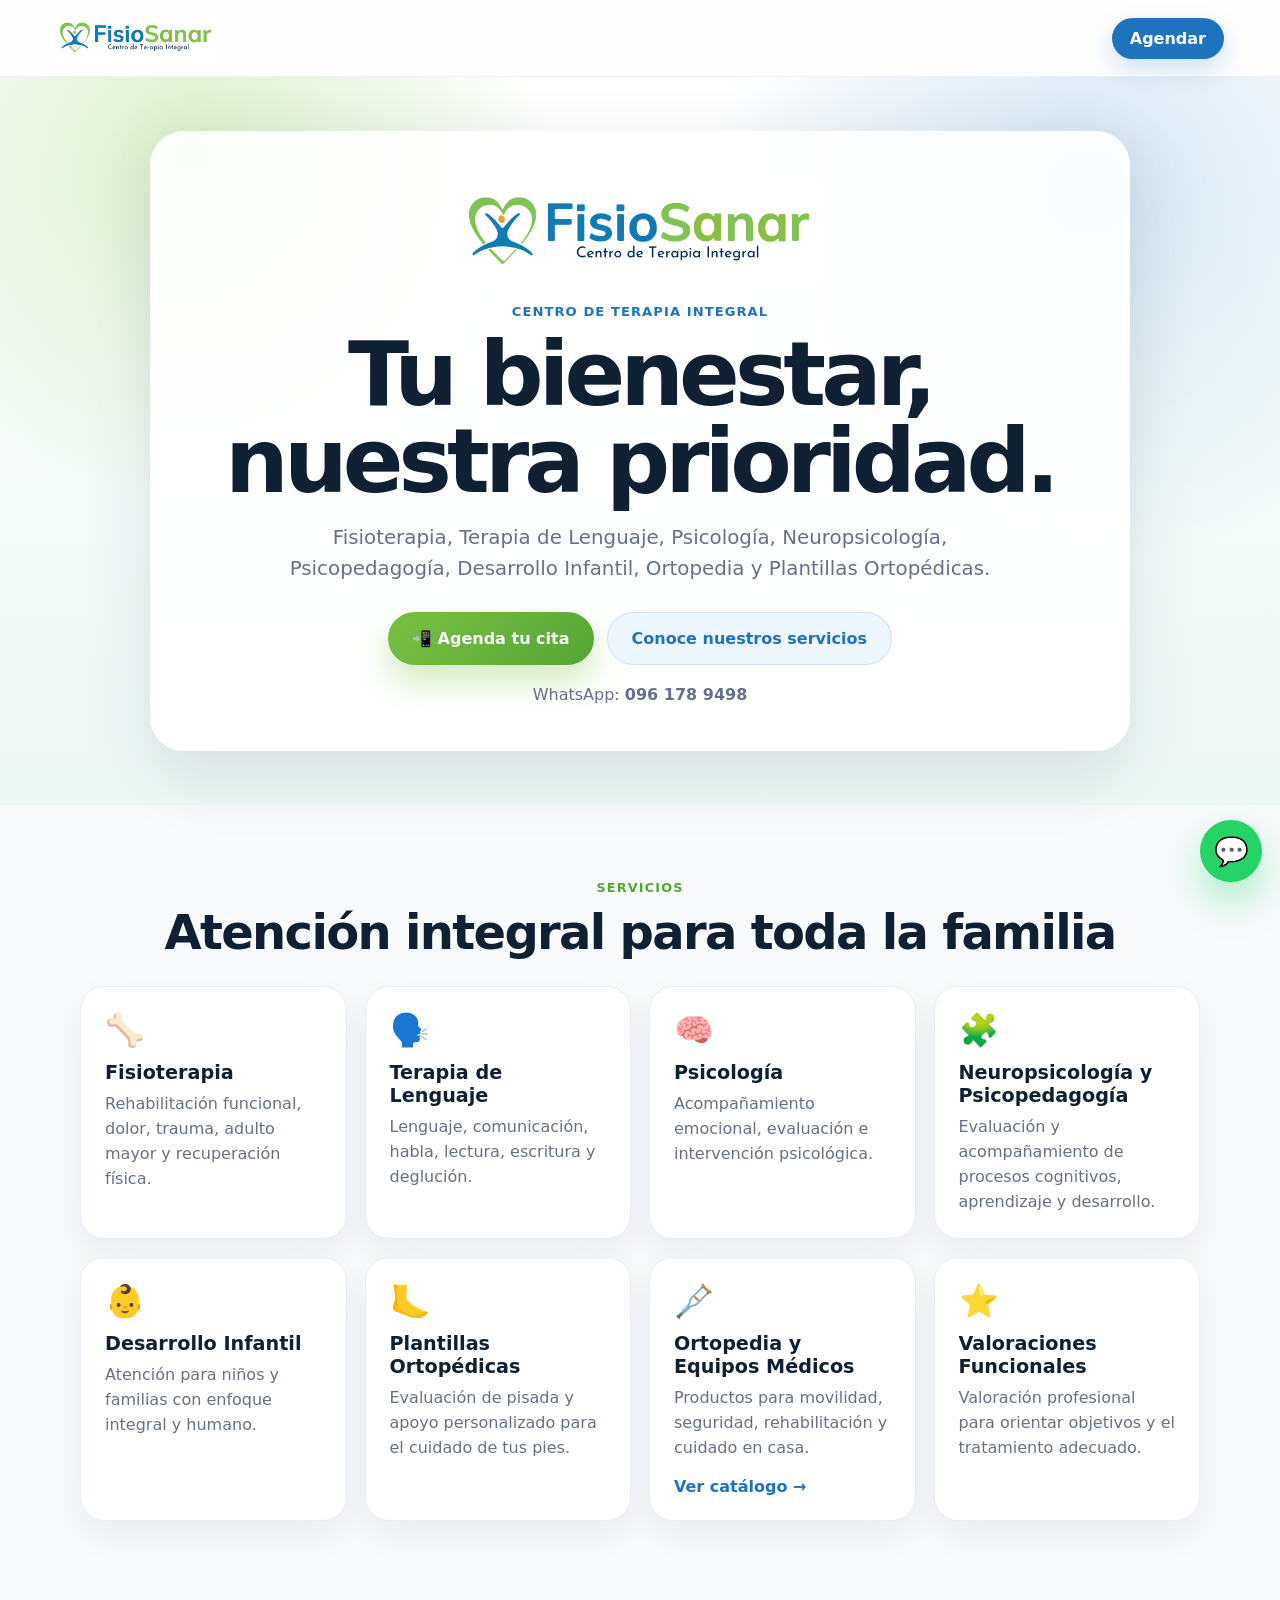
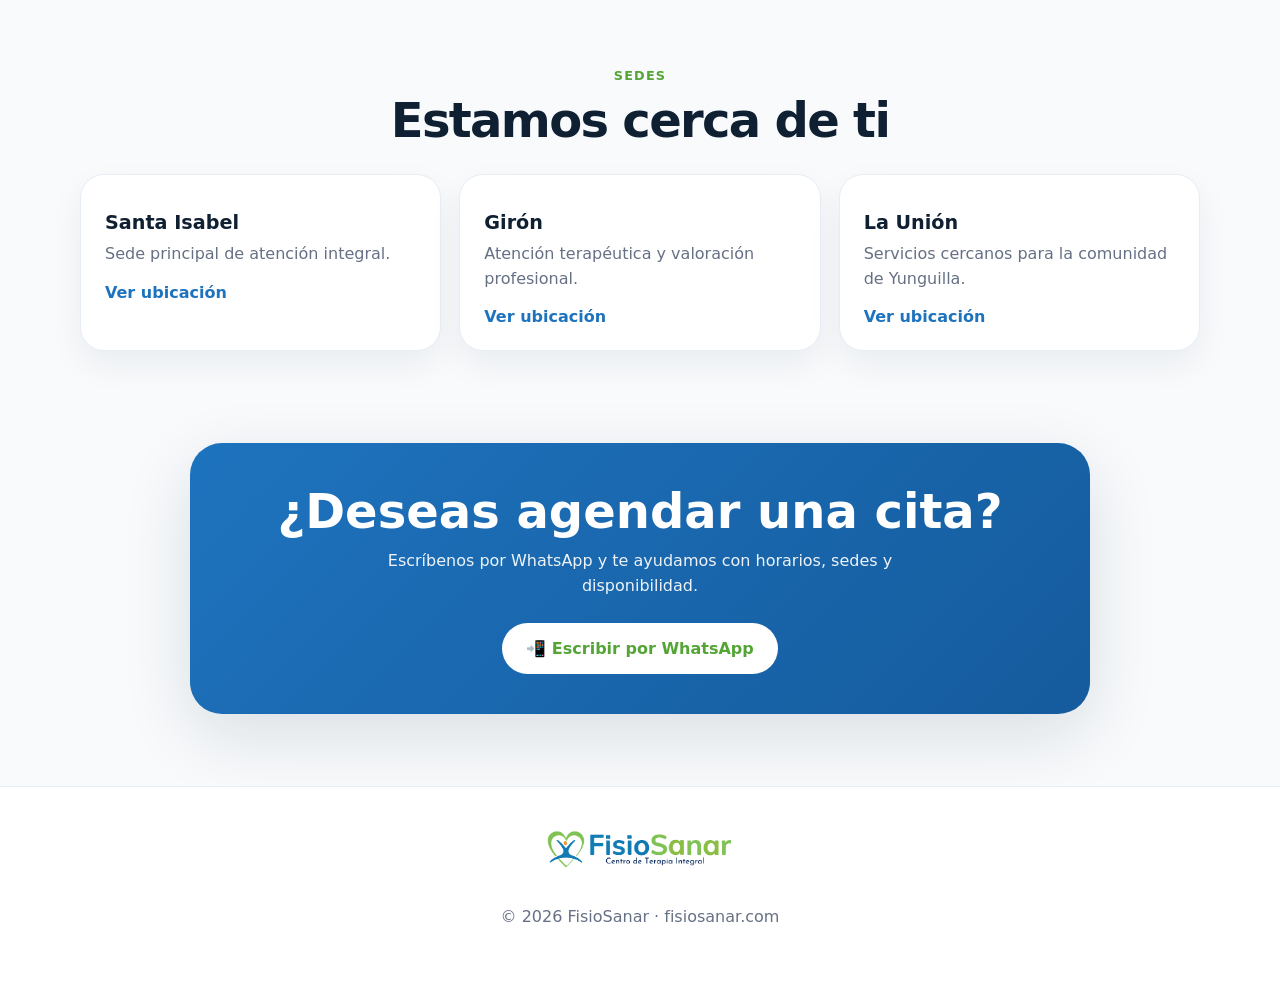
<file: index.html>
<!doctype html>
<html lang="es">
<head>
  <meta charset="UTF-8" />
  <meta name="viewport" content="width=device-width, initial-scale=1.0" />
  <title>FisioSanar | Centro de Terapia Integral</title>
  <meta name="description" content="FisioSanar: fisioterapia, terapia de lenguaje, psicología, neuropsicología, psicopedagogía, desarrollo infantil, ortopedia y plantillas ortopédicas en Santa Isabel, Girón y La Unión." />
  <link rel="stylesheet" href="styles.css" />
</head>
<body>
  <header class="topbar">
    <img src="assets/logo.png" alt="FisioSanar" />
    <a href="https://wa.me/593961789498?text=Hola%20FisioSanar%2C%20deseo%20agendar%20una%20cita" target="_blank" rel="noopener">Agendar</a>
  </header>

  <main>
    <section class="hero">
      <div class="hero-card">
        <img class="logo" src="assets/logo.png" alt="Logo FisioSanar" />
        <p class="tag">Centro de Terapia Integral</p>
        <h1>Tu bienestar, nuestra prioridad.</h1>
        <p class="subtitle">Fisioterapia, Terapia de Lenguaje, Psicología, Neuropsicología, Psicopedagogía, Desarrollo Infantil, Ortopedia y Plantillas Ortopédicas.</p>
        <div class="actions">
          <a class="btn primary" href="https://wa.me/593961789498?text=Hola%20FisioSanar%2C%20deseo%20agendar%20una%20cita" target="_blank" rel="noopener">📲 Agenda tu cita</a>
          <a class="btn secondary" href="#servicios">Conoce nuestros servicios</a>
        </div>
        <p class="phone">WhatsApp: <strong>096 178 9498</strong></p>
      </div>
    </section>

    <section class="section" id="servicios">
      <div class="section-title">
        <span>Servicios</span>
        <h2>Atención integral para toda la familia</h2>
      </div>
      <div class="services-grid">
        <article><div>🦴</div><h3>Fisioterapia</h3><p>Rehabilitación funcional, dolor, trauma, adulto mayor y recuperación física.</p></article>
        <article><div>🗣️</div><h3>Terapia de Lenguaje</h3><p>Lenguaje, comunicación, habla, lectura, escritura y deglución.</p></article>
        <article><div>🧠</div><h3>Psicología</h3><p>Acompañamiento emocional, evaluación e intervención psicológica.</p></article>
        <article><div>🧩</div><h3>Neuropsicología y Psicopedagogía</h3><p>Evaluación y acompañamiento de procesos cognitivos, aprendizaje y desarrollo.</p></article>
        <article><div>👶</div><h3>Desarrollo Infantil</h3><p>Atención para niños y familias con enfoque integral y humano.</p></article>
        <article><div>🦶</div><h3>Plantillas Ortopédicas</h3><p>Evaluación de pisada y apoyo personalizado para el cuidado de tus pies.</p></article>
        <article class="catalog-card"><div>🩼</div><h3>Ortopedia y Equipos Médicos</h3><p>Productos para movilidad, seguridad, rehabilitación y cuidado en casa.</p><a href="ortopedia/">Ver catálogo →</a></article>
        <article><div>⭐</div><h3>Valoraciones Funcionales</h3><p>Valoración profesional para orientar objetivos y el tratamiento adecuado.</p></article>
      </div>
    </section>

    <section class="section" id="sedes">
      <div class="section-title">
        <span>Sedes</span>
        <h2>Estamos cerca de ti</h2>
      </div>
      <div class="location-grid">
        <article><h3>Santa Isabel</h3><p>Sede principal de atención integral.</p><a href="https://www.google.com/maps/search/FisioSanar+Santa+Isabel" target="_blank" rel="noopener">Ver ubicación</a></article>
        <article><h3>Girón</h3><p>Atención terapéutica y valoración profesional.</p><a href="https://www.google.com/maps/search/FisioSanar+Giron" target="_blank" rel="noopener">Ver ubicación</a></article>
        <article><h3>La Unión</h3><p>Servicios cercanos para la comunidad de Yunguilla.</p><a href="https://www.google.com/maps/search/FisioSanar+La+Union+Azuay" target="_blank" rel="noopener">Ver ubicación</a></article>
      </div>
    </section>

    <section class="cta">
      <h2>¿Deseas agendar una cita?</h2>
      <p>Escríbenos por WhatsApp y te ayudamos con horarios, sedes y disponibilidad.</p>
      <a class="btn primary" href="https://wa.me/593961789498?text=Hola%20FisioSanar%2C%20deseo%20informaci%C3%B3n%20para%20agendar%20una%20cita" target="_blank" rel="noopener">📲 Escribir por WhatsApp</a>
    </section>
  </main>

  <a class="float" href="https://wa.me/593961789498?text=Hola%20FisioSanar%2C%20deseo%20agendar%20una%20cita" target="_blank" rel="noopener" aria-label="WhatsApp">💬</a>

  <footer>
    <img src="assets/logo.png" alt="FisioSanar" />
    <p>© <span id="year"></span> FisioSanar · fisiosanar.com</p>
  </footer>

  <script src="script.js"></script>
</body>
</html>
</file>
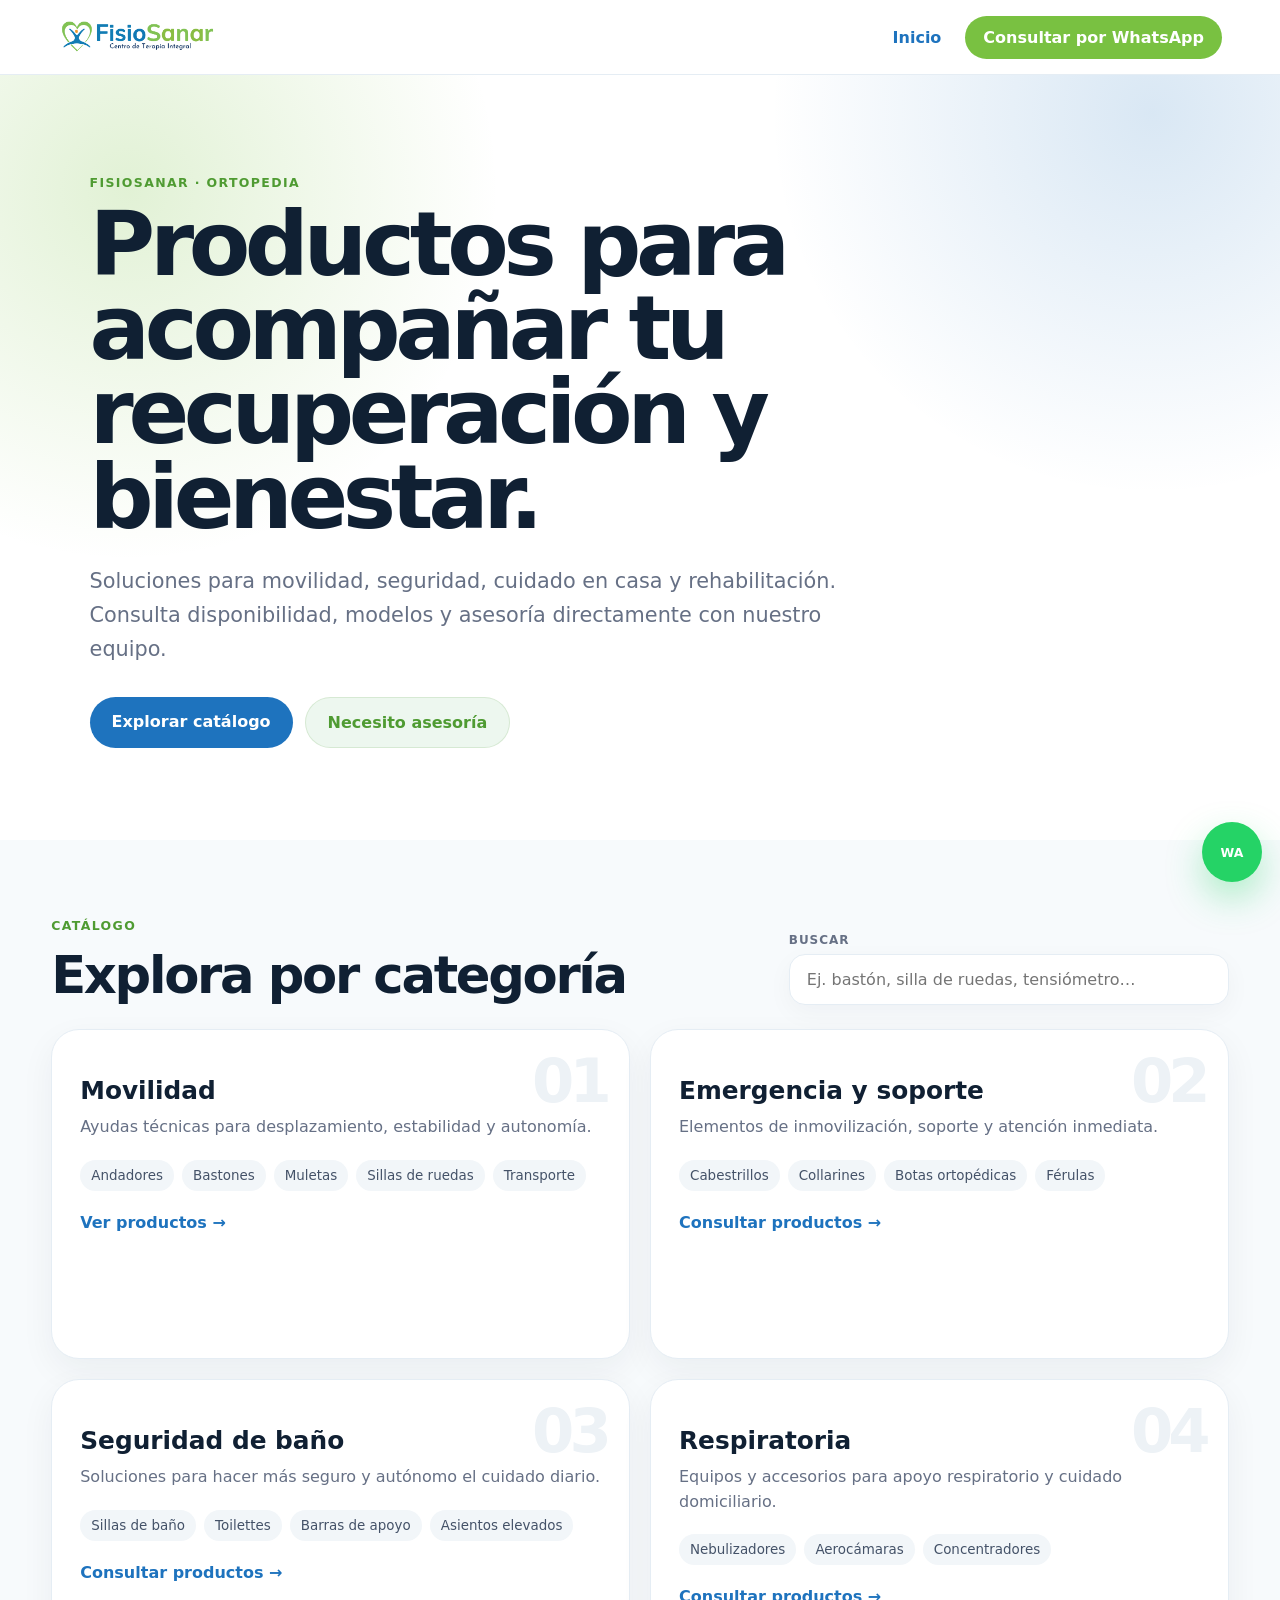
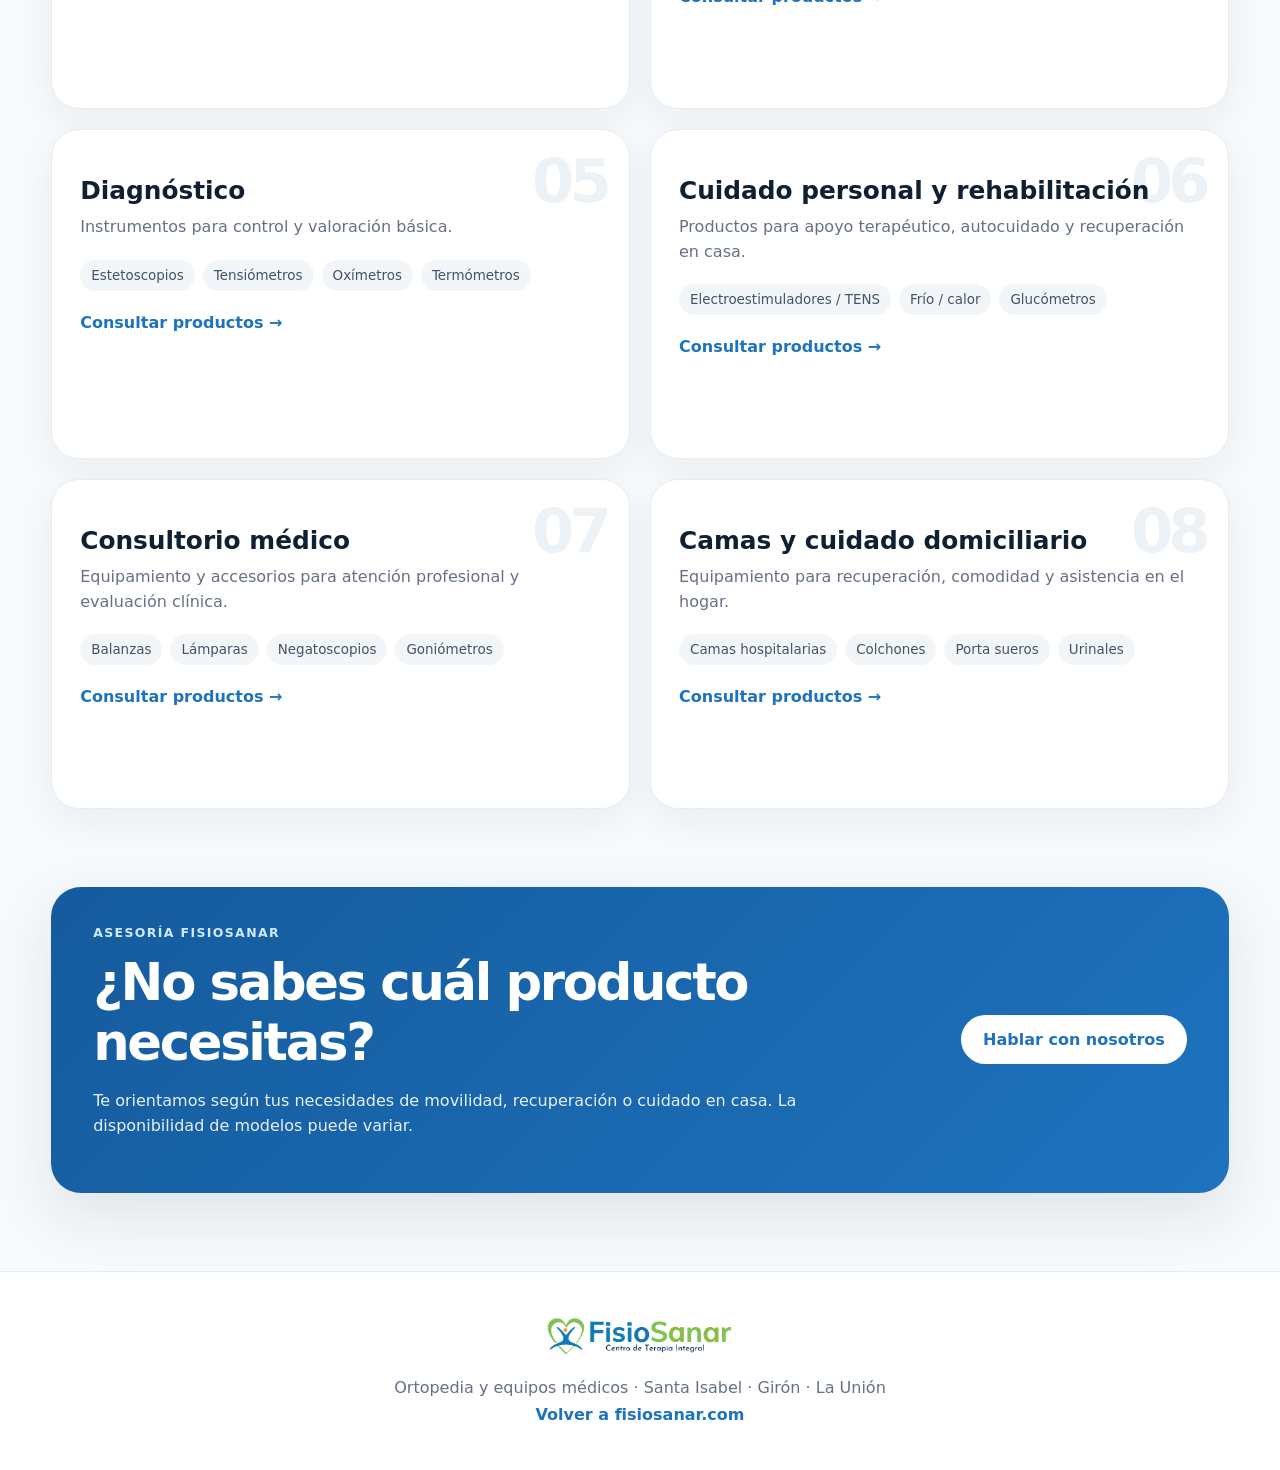
<file: ortopedia/index.html>
<!doctype html><html lang="es"><head><meta charset="UTF-8"><meta name="viewport" content="width=device-width,initial-scale=1"><title>Ortopedia y Equipos Médicos | FisioSanar</title><meta name="description" content="Catálogo de ortopedia, movilidad, seguridad de baño, cuidado domiciliario y equipos médicos de FisioSanar. Consulta disponibilidad por WhatsApp."><link rel="stylesheet" href="catalogo.css"></head><body><header class="topbar"><a class="brand" href="../"><img src="../assets/logo.png" alt="FisioSanar"></a><nav><a class="back" href="../">Inicio</a><a class="whatsapp" href="https://wa.me/593961789498?text=Hola%20FisioSanar%2C%20deseo%20informaci%C3%B3n%20sobre%20productos%20ortop%C3%A9dicos" target="_blank">Consultar por WhatsApp</a></nav></header><main><section class="hero"><p class="eyebrow">FisioSanar · Ortopedia</p><h1>Productos para acompañar tu recuperación y bienestar.</h1><p class="lead">Soluciones para movilidad, seguridad, cuidado en casa y rehabilitación. Consulta disponibilidad, modelos y asesoría directamente con nuestro equipo.</p><div class="hero-actions"><a class="primary" href="#categorias">Explorar catálogo</a><a class="secondary" href="https://wa.me/593961789498?text=Hola%20FisioSanar%2C%20necesito%20asesor%C3%ADa%20para%20elegir%20un%20producto" target="_blank">Necesito asesoría</a></div></section><section class="catalog" id="categorias"><div class="section-head"><div><p class="eyebrow">Catálogo</p><h2>Explora por categoría</h2></div><label class="search"><span>Buscar</span><input id="catalogSearch" type="search" placeholder="Ej. bastón, silla de ruedas, tensiómetro…"></label></div><div class="category-grid" id="categoryGrid">
<article class="category-card" data-search="movilidad andadores bastones sillas ruedas muletas transporte"><div class="number">01</div><h3>Movilidad</h3><p>Ayudas técnicas para desplazamiento, estabilidad y autonomía.</p><div class="chips"><span>Andadores</span><span>Bastones</span><span>Muletas</span><span>Sillas de ruedas</span><span>Transporte</span></div><a href="movilidad.html">Ver productos →</a></article>
<article class="category-card" data-search="emergencia cabestrillos collarines botas ortopedicas ferulas"><div class="number">02</div><h3>Emergencia y soporte</h3><p>Elementos de inmovilización, soporte y atención inmediata.</p><div class="chips"><span>Cabestrillos</span><span>Collarines</span><span>Botas ortopédicas</span><span>Férulas</span></div><a href="https://wa.me/593961789498?text=Hola%20FisioSanar%2C%20deseo%20consultar%20productos%20de%20Emergencia%20y%20soporte" target="_blank">Consultar productos →</a></article>
<article class="category-card" data-search="seguridad baño sillas toilettes barras apoyo asientos elevados"><div class="number">03</div><h3>Seguridad de baño</h3><p>Soluciones para hacer más seguro y autónomo el cuidado diario.</p><div class="chips"><span>Sillas de baño</span><span>Toilettes</span><span>Barras de apoyo</span><span>Asientos elevados</span></div><a href="https://wa.me/593961789498?text=Hola%20FisioSanar%2C%20deseo%20consultar%20productos%20de%20Seguridad%20de%20ba%C3%B1o" target="_blank">Consultar productos →</a></article>
<article class="category-card" data-search="respiratoria oxigeno nebulizadores aerocamaras concentradores"><div class="number">04</div><h3>Respiratoria</h3><p>Equipos y accesorios para apoyo respiratorio y cuidado domiciliario.</p><div class="chips"><span>Nebulizadores</span><span>Aerocámaras</span><span>Concentradores</span></div><a href="https://wa.me/593961789498?text=Hola%20FisioSanar%2C%20deseo%20consultar%20productos%20Respiratorios" target="_blank">Consultar productos →</a></article>
<article class="category-card" data-search="diagnostico estetoscopios tensiometros oximetros termometros"><div class="number">05</div><h3>Diagnóstico</h3><p>Instrumentos para control y valoración básica.</p><div class="chips"><span>Estetoscopios</span><span>Tensiómetros</span><span>Oxímetros</span><span>Termómetros</span></div><a href="https://wa.me/593961789498?text=Hola%20FisioSanar%2C%20deseo%20consultar%20productos%20de%20Diagn%C3%B3stico" target="_blank">Consultar productos →</a></article>
<article class="category-card" data-search="cuidado personal rehabilitacion tens hielo agua caliente glucometro"><div class="number">06</div><h3>Cuidado personal y rehabilitación</h3><p>Productos para apoyo terapéutico, autocuidado y recuperación en casa.</p><div class="chips"><span>Electroestimuladores / TENS</span><span>Frío / calor</span><span>Glucómetros</span></div><a href="https://wa.me/593961789498?text=Hola%20FisioSanar%2C%20deseo%20consultar%20productos%20de%20rehabilitaci%C3%B3n" target="_blank">Consultar productos →</a></article>
<article class="category-card" data-search="consultorio medico balanzas lamparas negatoscopios goniometros"><div class="number">07</div><h3>Consultorio médico</h3><p>Equipamiento y accesorios para atención profesional y evaluación clínica.</p><div class="chips"><span>Balanzas</span><span>Lámparas</span><span>Negatoscopios</span><span>Goniómetros</span></div><a href="https://wa.me/593961789498?text=Hola%20FisioSanar%2C%20deseo%20consultar%20productos%20para%20Consultorio%20m%C3%A9dico" target="_blank">Consultar productos →</a></article>
<article class="category-card" data-search="camas hospitalarias colchones porta sueros urinales cuidado domiciliario"><div class="number">08</div><h3>Camas y cuidado domiciliario</h3><p>Equipamiento para recuperación, comodidad y asistencia en el hogar.</p><div class="chips"><span>Camas hospitalarias</span><span>Colchones</span><span>Porta sueros</span><span>Urinales</span></div><a href="https://wa.me/593961789498?text=Hola%20FisioSanar%2C%20deseo%20consultar%20productos%20de%20cuidado%20domiciliario" target="_blank">Consultar productos →</a></article></div><p class="empty" id="emptyState" hidden>No encontramos una categoría con ese término. Escríbenos por WhatsApp y te ayudamos.</p></section><section class="notice"><div><p class="eyebrow">Asesoría FisioSanar</p><h2>¿No sabes cuál producto necesitas?</h2><p>Te orientamos según tus necesidades de movilidad, recuperación o cuidado en casa. La disponibilidad de modelos puede variar.</p></div><a href="https://wa.me/593961789498?text=Hola%20FisioSanar%2C%20necesito%20asesor%C3%ADa%20para%20un%20producto%20ortop%C3%A9dico" target="_blank">Hablar con nosotros</a></section></main><a class="float" href="https://wa.me/593961789498?text=Hola%20FisioSanar%2C%20deseo%20informaci%C3%B3n%20sobre%20un%20producto" target="_blank">WA</a><footer><img src="../assets/logo.png" alt="FisioSanar"><p>Ortopedia y equipos médicos · Santa Isabel · Girón · La Unión</p><a href="../">Volver a fisiosanar.com</a></footer><script src="catalogo.js"></script></body></html>
</file>
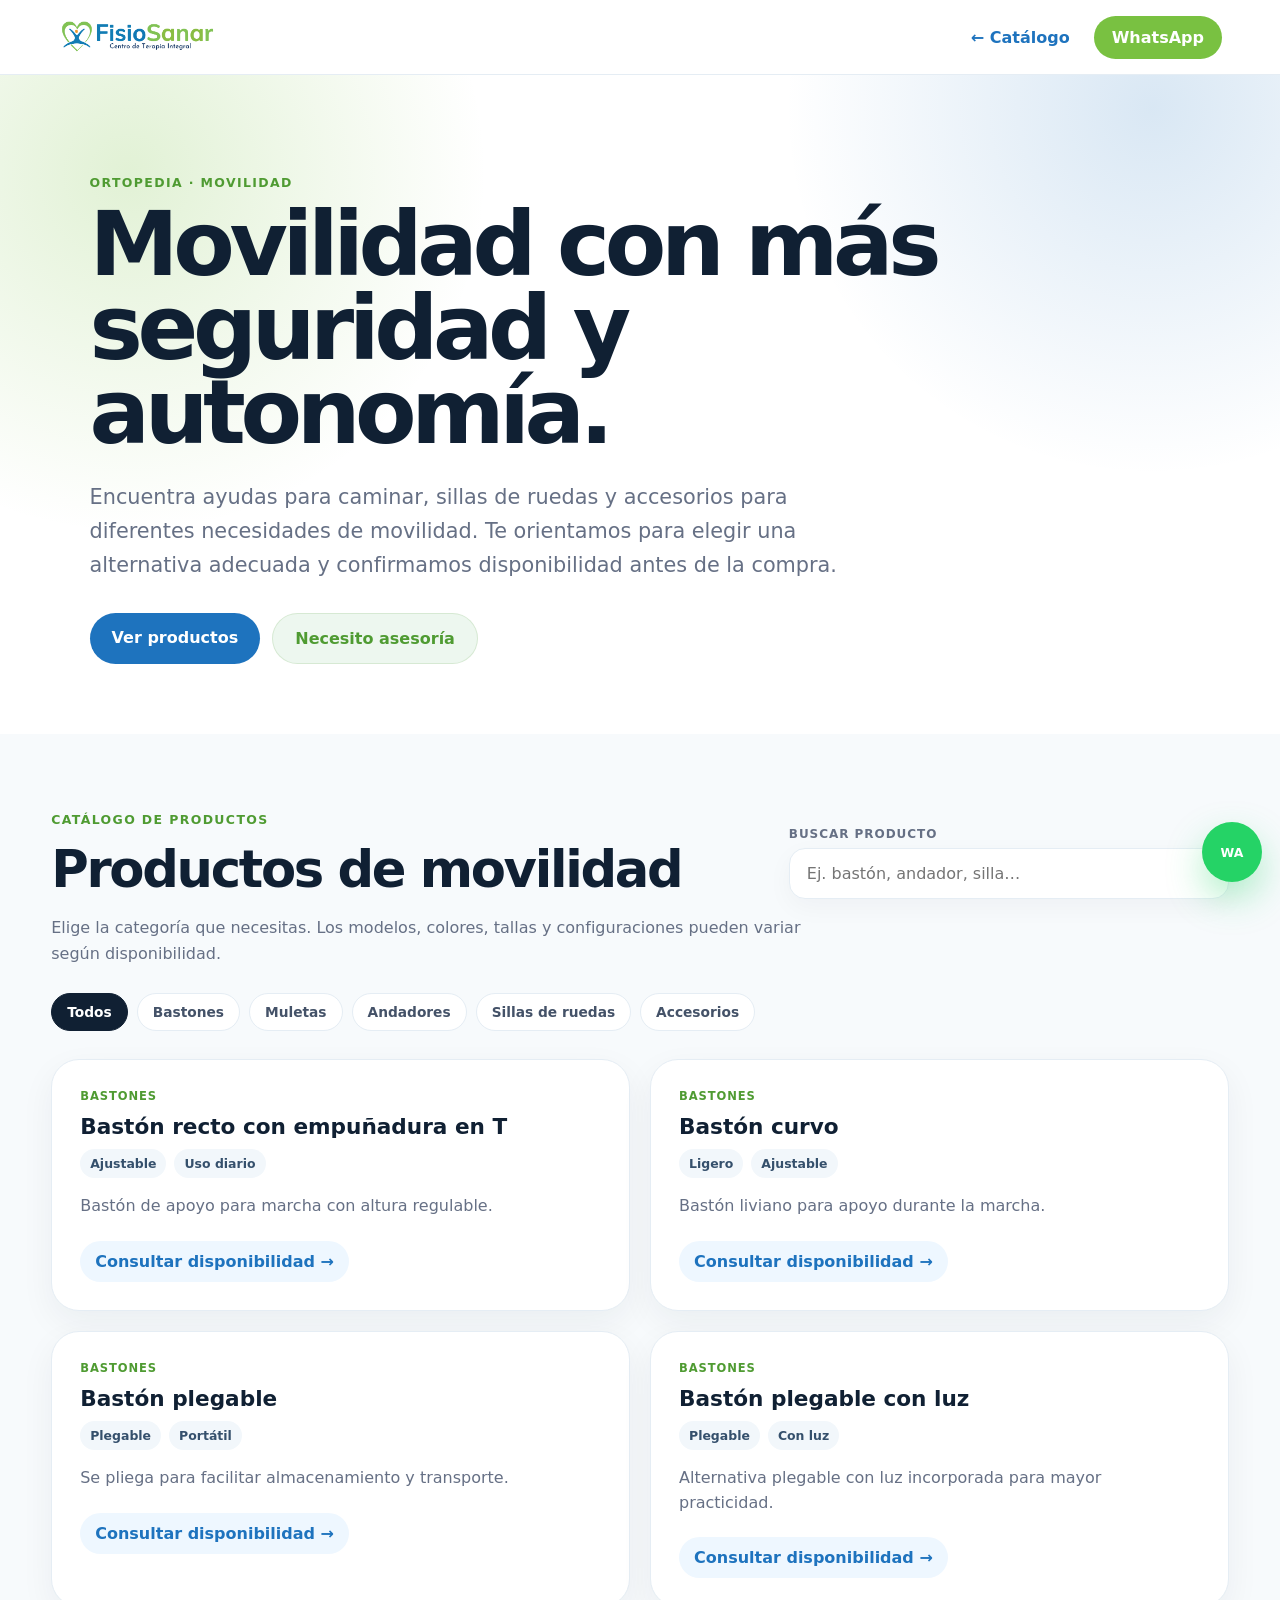
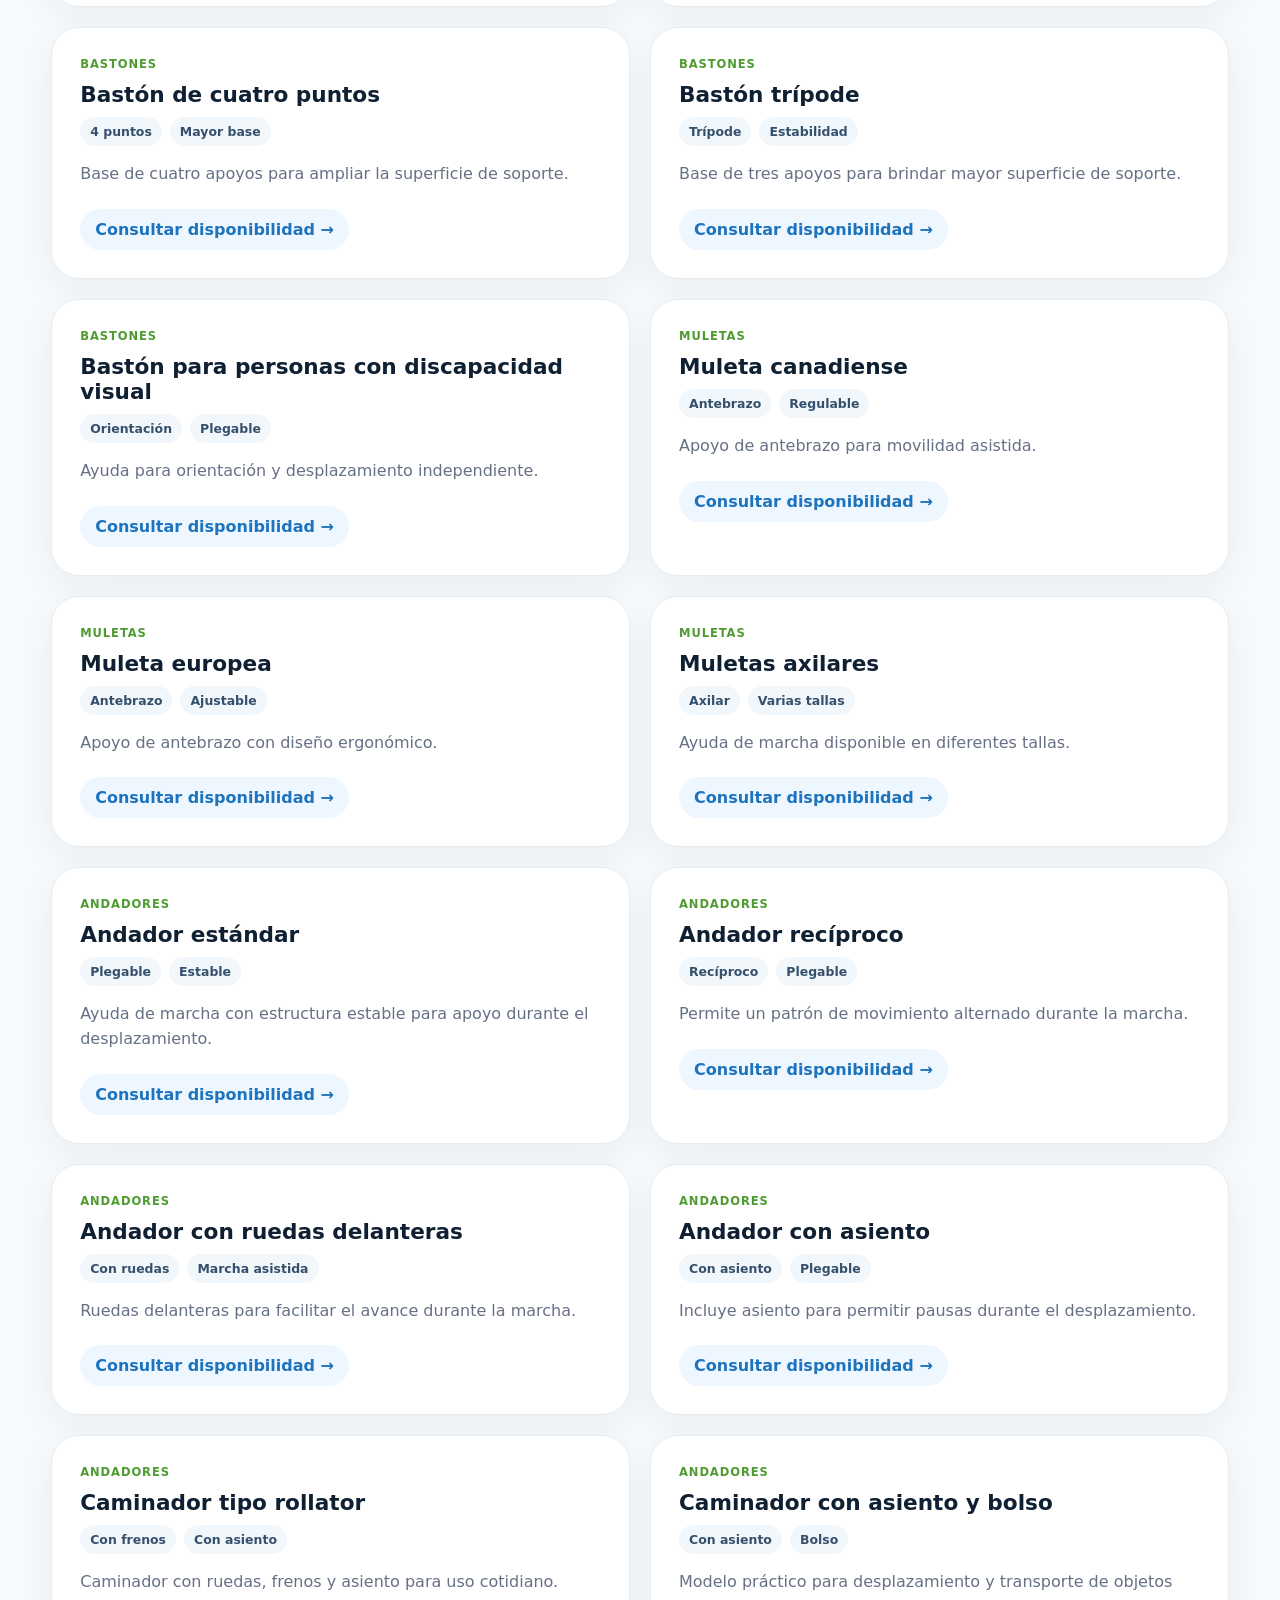
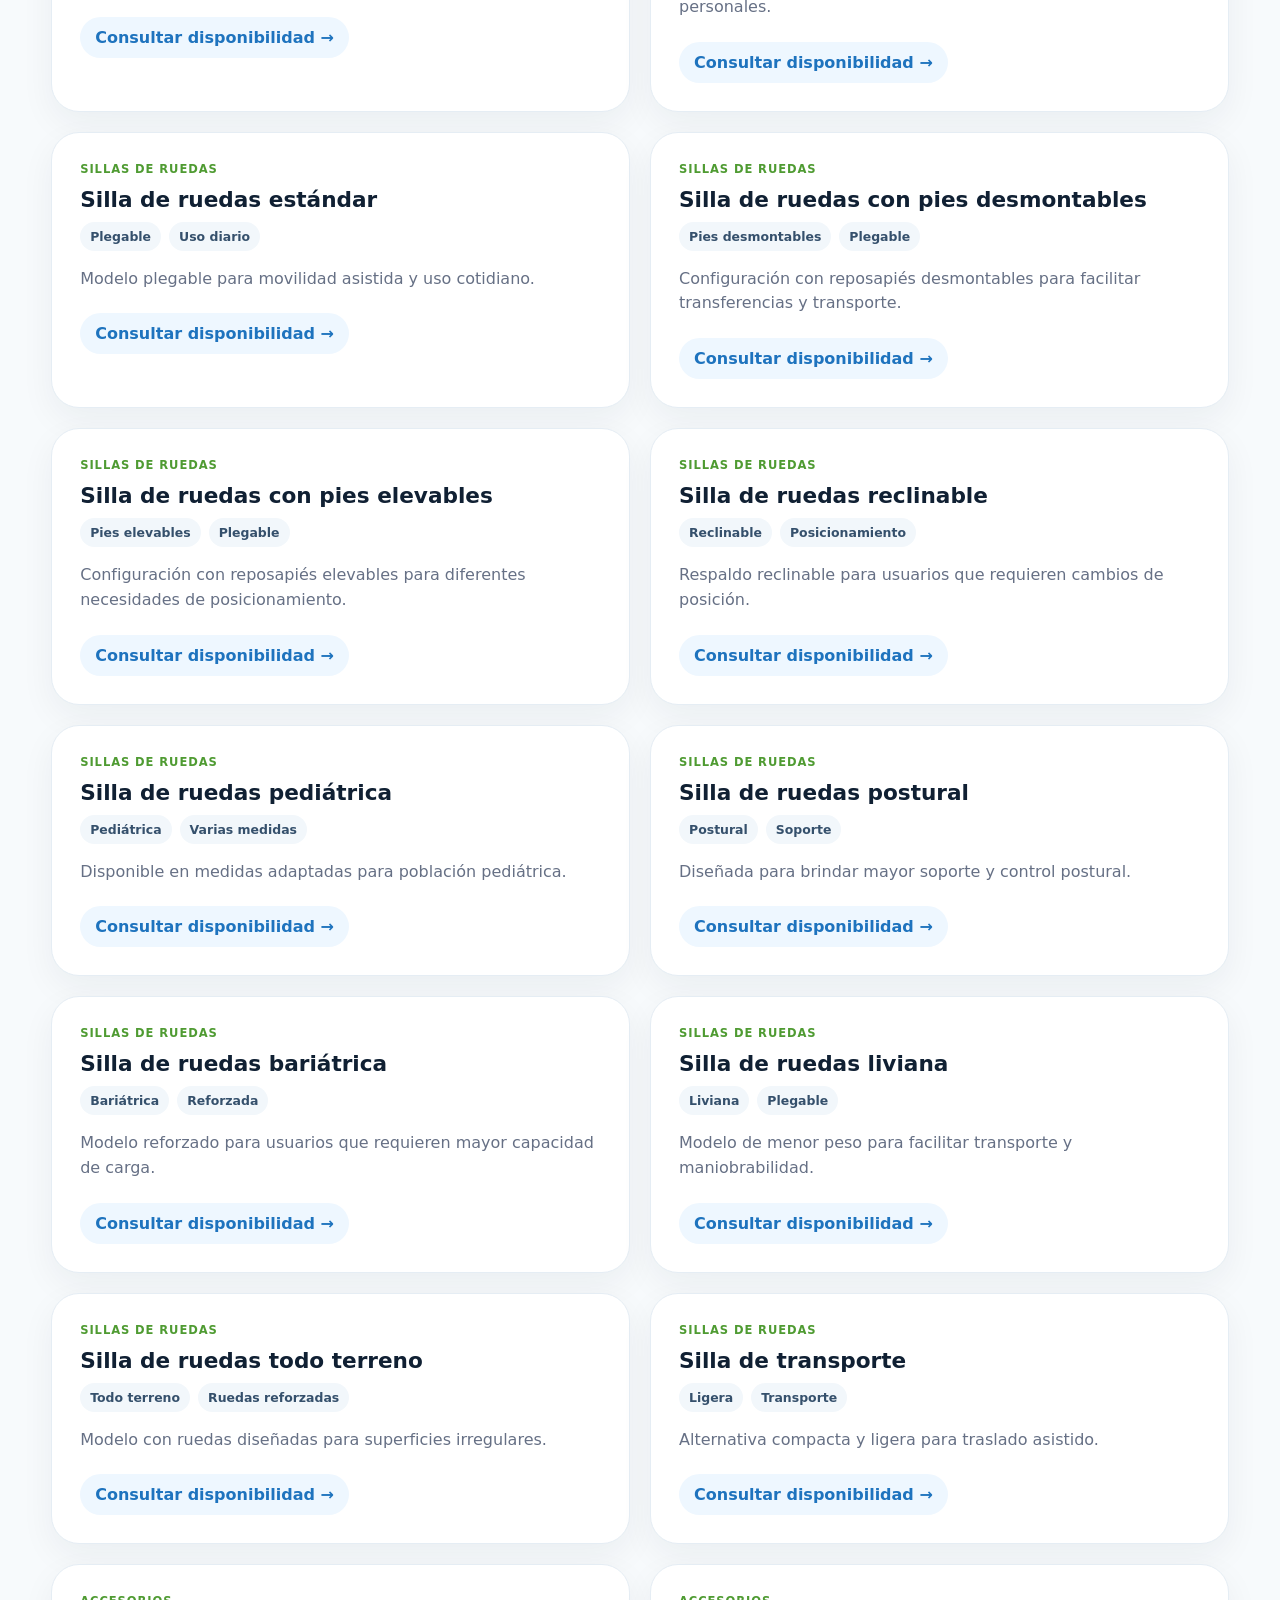
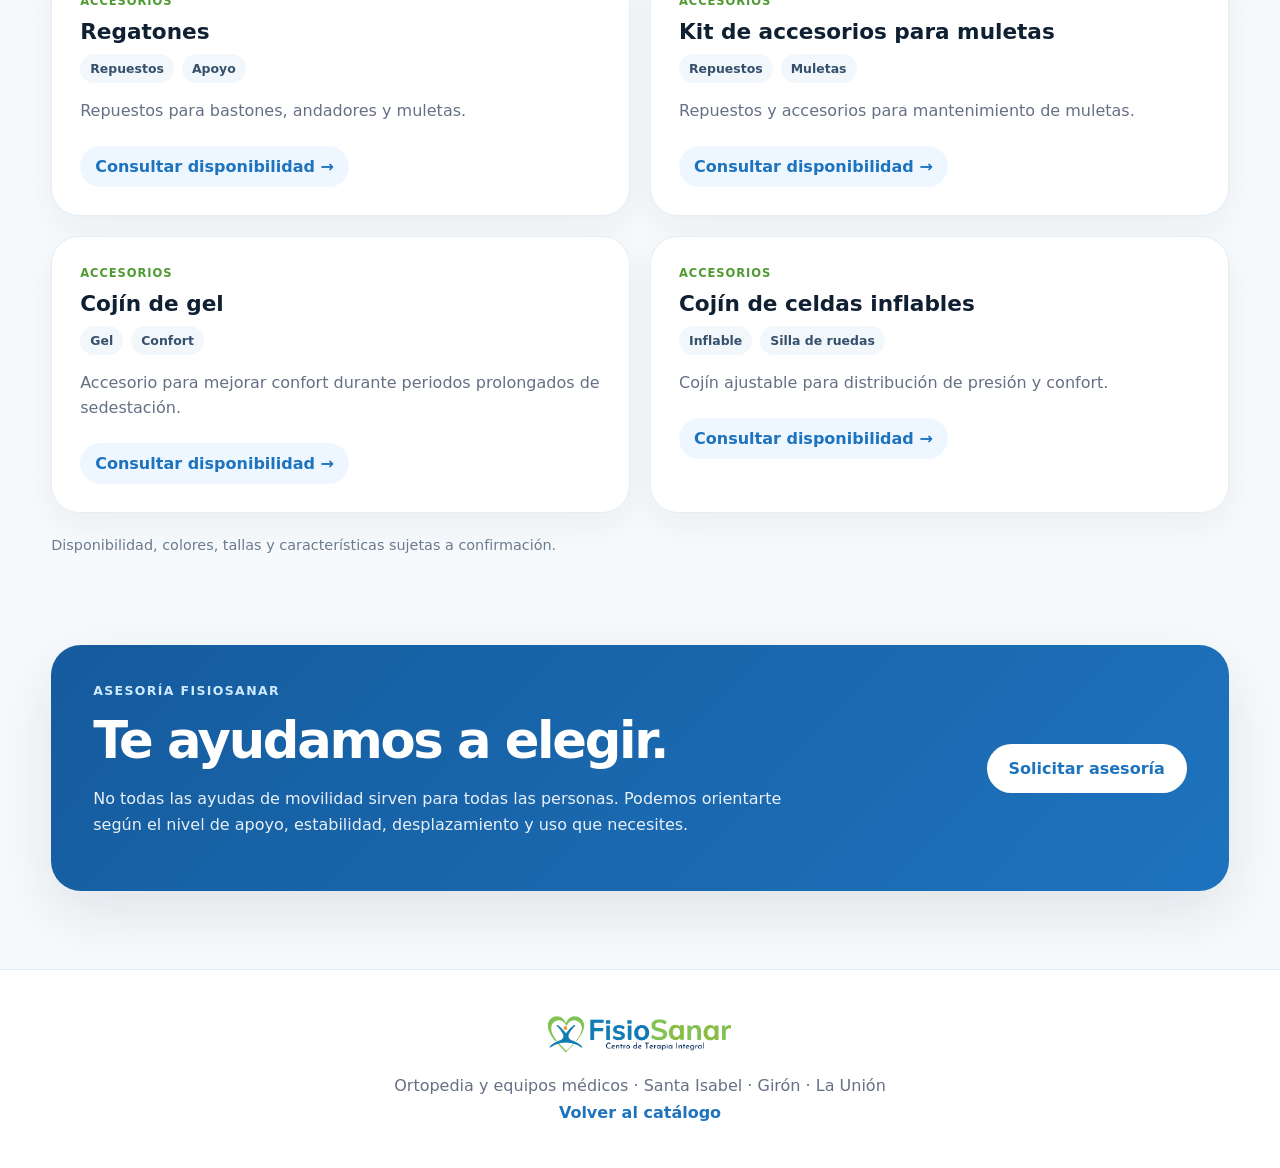
<file: ortopedia/movilidad.html>
<!doctype html><html lang="es"><head><meta charset="UTF-8"><meta name="viewport" content="width=device-width,initial-scale=1"><title>Movilidad | Ortopedia FisioSanar</title><meta name="description" content="Bastones, muletas, andadores, caminadores, sillas de ruedas y accesorios de movilidad. Consulta disponibilidad en FisioSanar."><link rel="stylesheet" href="catalogo.css"><style>.product-card{display:block;min-height:250px}.product-copy{padding:28px}.product-copy p{line-height:1.55}.product-copy h3{font-size:1.35rem}.product-meta{display:flex;gap:8px;flex-wrap:wrap;margin:0 0 16px}.product-meta span{font-size:.78rem;font-weight:800;padding:7px 10px;border-radius:999px;background:#f2f7fb;color:#35506c}.source-note{margin-top:24px;color:#6b7c8f;font-size:.9rem}.catalog-intro{max-width:780px;color:#667085;line-height:1.65;margin:-8px 0 26px}.product-copy>a{display:inline-flex;margin-top:4px;padding:11px 15px;border-radius:999px;background:#eef7ff}.product-card:hover .product-copy>a{background:#1e73be;color:#fff}@media(max-width:760px){.product-copy{padding:22px}}</style></head><body><header class="topbar"><a class="brand" href="../"><img src="../assets/logo.png" alt="FisioSanar"></a><nav><a class="back" href="./">← Catálogo</a><a class="whatsapp" href="https://wa.me/593961789498?text=Hola%20FisioSanar%2C%20deseo%20informaci%C3%B3n%20sobre%20productos%20de%20movilidad" target="_blank" rel="noopener">WhatsApp</a></nav></header><main><section class="hero product-hero"><p class="eyebrow">Ortopedia · Movilidad</p><h1>Movilidad con más seguridad y autonomía.</h1><p class="lead">Encuentra ayudas para caminar, sillas de ruedas y accesorios para diferentes necesidades de movilidad. Te orientamos para elegir una alternativa adecuada y confirmamos disponibilidad antes de la compra.</p><div class="hero-actions"><a class="primary" href="#productos">Ver productos</a><a class="secondary" href="https://wa.me/593961789498?text=Hola%20FisioSanar%2C%20necesito%20asesor%C3%ADa%20para%20elegir%20una%20ayuda%20de%20movilidad" target="_blank" rel="noopener">Necesito asesoría</a></div></section><section class="catalog" id="productos"><div class="section-head"><div><p class="eyebrow">Catálogo de productos</p><h2>Productos de movilidad</h2></div><label class="search"><span>Buscar producto</span><input id="productSearch" type="search" placeholder="Ej. bastón, andador, silla…"></label></div><p class="catalog-intro">Elige la categoría que necesitas. Los modelos, colores, tallas y configuraciones pueden variar según disponibilidad.</p><div class="filter-row" id="filters"><button class="filter active" data-filter="all">Todos</button><button class="filter" data-filter="bastones">Bastones</button><button class="filter" data-filter="muletas">Muletas</button><button class="filter" data-filter="andadores">Andadores</button><button class="filter" data-filter="sillas">Sillas de ruedas</button><button class="filter" data-filter="accesorios">Accesorios</button></div><div class="product-grid" id="productGrid"></div><p class="source-note">Disponibilidad, colores, tallas y características sujetas a confirmación.</p></section><section class="notice"><div><p class="eyebrow">Asesoría FisioSanar</p><h2>Te ayudamos a elegir.</h2><p>No todas las ayudas de movilidad sirven para todas las personas. Podemos orientarte según el nivel de apoyo, estabilidad, desplazamiento y uso que necesites.</p></div><a href="https://wa.me/593961789498?text=Hola%20FisioSanar%2C%20necesito%20asesor%C3%ADa%20para%20elegir%20una%20ayuda%20de%20movilidad" target="_blank" rel="noopener">Solicitar asesoría</a></section></main><a class="float" href="https://wa.me/593961789498?text=Hola%20FisioSanar%2C%20deseo%20informaci%C3%B3n%20sobre%20movilidad" target="_blank" rel="noopener">WA</a><footer><img src="../assets/logo.png" alt="FisioSanar"><p>Ortopedia y equipos médicos · Santa Isabel · Girón · La Unión</p><a href="./">Volver al catálogo</a></footer><script>const W='https://wa.me/593961789498?text=';const products=[['bastones','Bastón recto con empuñadura en T','Bastón de apoyo para marcha con altura regulable.',['Ajustable','Uso diario']],['bastones','Bastón curvo','Bastón liviano para apoyo durante la marcha.',['Ligero','Ajustable']],['bastones','Bastón plegable','Se pliega para facilitar almacenamiento y transporte.',['Plegable','Portátil']],['bastones','Bastón plegable con luz','Alternativa plegable con luz incorporada para mayor practicidad.',['Plegable','Con luz']],['bastones','Bastón de cuatro puntos','Base de cuatro apoyos para ampliar la superficie de soporte.',['4 puntos','Mayor base']],['bastones','Bastón trípode','Base de tres apoyos para brindar mayor superficie de soporte.',['Trípode','Estabilidad']],['bastones','Bastón para personas con discapacidad visual','Ayuda para orientación y desplazamiento independiente.',['Orientación','Plegable']],['muletas','Muleta canadiense','Apoyo de antebrazo para movilidad asistida.',['Antebrazo','Regulable']],['muletas','Muleta europea','Apoyo de antebrazo con diseño ergonómico.',['Antebrazo','Ajustable']],['muletas','Muletas axilares','Ayuda de marcha disponible en diferentes tallas.',['Axilar','Varias tallas']],['andadores','Andador estándar','Ayuda de marcha con estructura estable para apoyo durante el desplazamiento.',['Plegable','Estable']],['andadores','Andador recíproco','Permite un patrón de movimiento alternado durante la marcha.',['Recíproco','Plegable']],['andadores','Andador con ruedas delanteras','Ruedas delanteras para facilitar el avance durante la marcha.',['Con ruedas','Marcha asistida']],['andadores','Andador con asiento','Incluye asiento para permitir pausas durante el desplazamiento.',['Con asiento','Plegable']],['andadores','Caminador tipo rollator','Caminador con ruedas, frenos y asiento para uso cotidiano.',['Con frenos','Con asiento']],['andadores','Caminador con asiento y bolso','Modelo práctico para desplazamiento y transporte de objetos personales.',['Con asiento','Bolso']],['sillas','Silla de ruedas estándar','Modelo plegable para movilidad asistida y uso cotidiano.',['Plegable','Uso diario']],['sillas','Silla de ruedas con pies desmontables','Configuración con reposapiés desmontables para facilitar transferencias y transporte.',['Pies desmontables','Plegable']],['sillas','Silla de ruedas con pies elevables','Configuración con reposapiés elevables para diferentes necesidades de posicionamiento.',['Pies elevables','Plegable']],['sillas','Silla de ruedas reclinable','Respaldo reclinable para usuarios que requieren cambios de posición.',['Reclinable','Posicionamiento']],['sillas','Silla de ruedas pediátrica','Disponible en medidas adaptadas para población pediátrica.',['Pediátrica','Varias medidas']],['sillas','Silla de ruedas postural','Diseñada para brindar mayor soporte y control postural.',['Postural','Soporte']],['sillas','Silla de ruedas bariátrica','Modelo reforzado para usuarios que requieren mayor capacidad de carga.',['Bariátrica','Reforzada']],['sillas','Silla de ruedas liviana','Modelo de menor peso para facilitar transporte y maniobrabilidad.',['Liviana','Plegable']],['sillas','Silla de ruedas todo terreno','Modelo con ruedas diseñadas para superficies irregulares.',['Todo terreno','Ruedas reforzadas']],['sillas','Silla de transporte','Alternativa compacta y ligera para traslado asistido.',['Ligera','Transporte']],['accesorios','Regatones','Repuestos para bastones, andadores y muletas.',['Repuestos','Apoyo']],['accesorios','Kit de accesorios para muletas','Repuestos y accesorios para mantenimiento de muletas.',['Repuestos','Muletas']],['accesorios','Cojín de gel','Accesorio para mejorar confort durante periodos prolongados de sedestación.',['Gel','Confort']],['accesorios','Cojín de celdas inflables','Cojín ajustable para distribución de presión y confort.',['Inflable','Silla de ruedas']]];function label(cat){return cat==='sillas'?'Sillas de ruedas':cat.charAt(0).toUpperCase()+cat.slice(1)}function card(p){const [cat,name,desc,tags]=p;const msg=encodeURIComponent('Hola FisioSanar, deseo consultar disponibilidad de '+name+'.');return `<article class="product-card" data-cat="${cat}" data-search="${(name+' '+desc+' '+tags.join(' ')).toLowerCase()}"><div class="product-copy"><p class="product-type">${label(cat)}</p><h3>${name}</h3><div class="product-meta">${tags.map(t=>`<span>${t}</span>`).join('')}</div><p>${desc}</p><a href="${W+msg}" target="_blank" rel="noopener">Consultar disponibilidad →</a></div></article>`}const grid=document.getElementById('productGrid');grid.innerHTML=products.map(card).join('');let active='all';function apply(){const q=document.getElementById('productSearch').value.toLowerCase().trim();document.querySelectorAll('.product-card').forEach(c=>c.style.display=((active==='all'||c.dataset.cat===active)&&(!q||c.dataset.search.includes(q)))?'':'none')}document.querySelectorAll('.filter').forEach(b=>b.onclick=()=>{document.querySelectorAll('.filter').forEach(x=>x.classList.remove('active'));b.classList.add('active');active=b.dataset.filter;apply()});document.getElementById('productSearch').addEventListener('input',apply);</script></body></html>
</file>
<file: styles.css>
:root{
  --green:#79c141;--green-dark:#54a536;--blue:#1e73be;--dark:#102033;--muted:#667085;--bg:#f8fafc;--line:#e6edf5;--white:#fff;
  --shadow:0 22px 70px rgba(16,32,51,.12);
}
*{box-sizing:border-box} html{scroll-behavior:smooth}
body{margin:0;font-family:Inter,system-ui,-apple-system,Segoe UI,Roboto,Arial,sans-serif;color:var(--dark);background:var(--bg)}
a{color:inherit}.topbar{position:sticky;top:0;z-index:20;display:flex;align-items:center;justify-content:space-between;padding:14px min(5vw,56px);background:rgba(255,255,255,.78);backdrop-filter:blur(14px);border-bottom:1px solid rgba(230,237,245,.75)}
.topbar img{height:48px;width:auto}.topbar a{background:var(--blue);color:#fff;text-decoration:none;font-weight:800;padding:11px 18px;border-radius:999px;box-shadow:0 10px 24px rgba(30,115,190,.22)}
.hero{min-height:78vh;display:grid;place-items:center;padding:54px min(5vw,56px);background:radial-gradient(circle at 15% 10%,rgba(121,193,65,.25),transparent 28%),radial-gradient(circle at 85% 15%,rgba(30,115,190,.18),transparent 30%),linear-gradient(180deg,#fff 0%,#eef8f5 100%)}
.hero-card{text-align:center;width:min(980px,100%);background:rgba(255,255,255,.88);border:1px solid rgba(255,255,255,.9);border-radius:34px;padding:46px 26px;box-shadow:var(--shadow)}
.logo{width:min(360px,88%);height:auto;margin:0 auto 18px;display:block}.tag{color:var(--blue);text-transform:uppercase;font-size:.82rem;font-weight:900;letter-spacing:.08em;margin:0 0 12px}.hero h1{font-size:clamp(2.35rem,7vw,5.6rem);line-height:.97;margin:0 auto 18px;letter-spacing:-.055em}.subtitle{max-width:760px;margin:0 auto 28px;color:var(--muted);font-size:clamp(1.02rem,2.2vw,1.24rem);line-height:1.55}.actions{display:flex;justify-content:center;gap:13px;flex-wrap:wrap}.btn{display:inline-flex;align-items:center;justify-content:center;text-decoration:none;border-radius:999px;padding:16px 24px;font-weight:900;transition:transform .2s ease,box-shadow .2s ease}.btn:hover{transform:translateY(-3px)}.primary{color:#fff;background:linear-gradient(135deg,var(--green),var(--green-dark));box-shadow:0 16px 32px rgba(121,193,65,.32)}.secondary{color:var(--blue);background:#eef7ff;border:1px solid rgba(30,115,190,.16)}.phone{margin:20px 0 0;color:var(--muted)}
.section{width:min(1120px,92%);margin:0 auto;padding:72px 0}.section-title{text-align:center;margin-bottom:26px}.section-title span{color:var(--green-dark);font-weight:900;text-transform:uppercase;letter-spacing:.09em;font-size:.8rem}.section-title h2{font-size:clamp(1.8rem,4vw,3rem);margin:8px 0 0;letter-spacing:-.035em}.services-grid,.location-grid{display:grid;gap:18px}.services-grid{grid-template-columns:repeat(4,1fr)}.location-grid{grid-template-columns:repeat(3,1fr)}article{background:#fff;border:1px solid var(--line);border-radius:24px;padding:24px;box-shadow:0 14px 34px rgba(16,32,51,.06);transition:transform .2s ease,box-shadow .2s ease}article:hover{transform:translateY(-5px);box-shadow:0 22px 52px rgba(16,32,51,.1)}article div{font-size:2rem}article h3{margin:12px 0 8px;font-size:1.2rem}article p{margin:0;color:var(--muted);line-height:1.55}article a{display:inline-flex;margin-top:16px;color:var(--blue);font-weight:900;text-decoration:none}.cta{width:min(900px,92%);margin:20px auto 72px;text-align:center;padding:40px 24px;border-radius:32px;background:linear-gradient(135deg,var(--blue),#155b9d);color:#fff;box-shadow:var(--shadow)}.cta h2{font-size:clamp(1.7rem,4vw,3rem);margin:0 0 10px}.cta p{opacity:.92;max-width:620px;margin:0 auto 24px;line-height:1.55}.cta .primary{background:#fff;color:var(--green-dark);box-shadow:none}.float{position:fixed;right:18px;bottom:18px;width:62px;height:62px;border-radius:50%;background:#25d366;color:#fff;display:grid;place-items:center;text-decoration:none;font-size:1.75rem;box-shadow:0 18px 38px rgba(37,211,102,.36);z-index:30}footer{text-align:center;padding:34px 20px 44px;color:var(--muted);background:#fff;border-top:1px solid var(--line)}footer img{height:58px;width:auto;margin-bottom:8px}
@media(max-width:860px){.topbar{padding:10px 16px}.topbar img{height:42px}.hero{min-height:auto;padding:34px 14px}.hero-card{border-radius:26px;padding:34px 18px}.services-grid,.location-grid{grid-template-columns:1fr}.btn{width:100%}.section{padding:46px 0}.logo{width:min(310px,90%)}.float{width:56px;height:56px}}
@media(min-width:861px) and (max-width:1080px){.services-grid{grid-template-columns:repeat(2,1fr)}}
</file>
<file: ortopedia/catalogo.css>
:root{--green:#79c141;--green-dark:#4f9b32;--blue:#1e73be;--dark:#102033;--muted:#667085;--bg:#f7fafc;--line:#e5edf4;--white:#fff;--shadow:0 22px 60px rgba(16,32,51,.10)}*{box-sizing:border-box}html{scroll-behavior:smooth}body{margin:0;font-family:Inter,system-ui,-apple-system,Segoe UI,Roboto,Arial,sans-serif;color:var(--dark);background:var(--bg)}a{color:inherit}.topbar{position:sticky;top:0;z-index:30;display:flex;align-items:center;justify-content:space-between;gap:24px;padding:13px min(5vw,58px);background:rgba(255,255,255,.92);backdrop-filter:blur(14px);border-bottom:1px solid var(--line)}.brand img{display:block;height:48px;width:auto}.topbar nav{display:flex;align-items:center;gap:12px}.topbar nav a{text-decoration:none;font-weight:800}.back{color:var(--blue);padding:10px 12px}.whatsapp{background:var(--green);color:#fff;padding:12px 18px;border-radius:999px}.hero{padding:100px min(7vw,90px) 92px;background:radial-gradient(circle at 10% 15%,rgba(121,193,65,.22),transparent 28%),radial-gradient(circle at 90% 5%,rgba(30,115,190,.17),transparent 28%),#fff}.hero>*{max-width:920px}.product-hero{padding-bottom:70px}.eyebrow{margin:0 0 12px;color:var(--green-dark);font-size:.78rem;font-weight:900;letter-spacing:.11em;text-transform:uppercase}.hero h1{font-size:clamp(2.8rem,7vw,6.3rem);line-height:.94;letter-spacing:-.06em;margin:0 0 25px}.lead{max-width:760px;color:var(--muted);font-size:clamp(1.08rem,2vw,1.3rem);line-height:1.65;margin:0 0 30px}.hero-actions{display:flex;gap:12px;flex-wrap:wrap}.hero-actions a,.notice>a{display:inline-flex;text-decoration:none;font-weight:900;border-radius:999px;padding:15px 22px}.primary{background:var(--blue);color:#fff}.secondary{background:#edf7ef;color:var(--green-dark);border:1px solid rgba(79,155,50,.15)}.catalog{width:min(1180px,92%);margin:auto;padding:78px 0}.section-head{display:flex;align-items:end;justify-content:space-between;gap:28px;margin-bottom:24px}.section-head h2,.notice h2{font-size:clamp(2rem,4vw,3.6rem);letter-spacing:-.045em;margin:0}.search{width:min(440px,100%);display:block}.search span{display:block;font-size:.75rem;font-weight:900;text-transform:uppercase;letter-spacing:.08em;color:var(--muted);margin:0 0 7px}.search input{width:100%;border:1px solid var(--line);border-radius:16px;padding:15px 17px;background:#fff;font:inherit;outline:none;box-shadow:0 8px 26px rgba(16,32,51,.04)}.search input:focus{border-color:rgba(30,115,190,.55);box-shadow:0 0 0 4px rgba(30,115,190,.08)}.filter-row{display:flex;gap:9px;flex-wrap:wrap;margin:0 0 28px}.filter{border:1px solid var(--line);background:#fff;color:#445268;border-radius:999px;padding:10px 15px;font:inherit;font-size:.86rem;font-weight:800;cursor:pointer}.filter:hover,.filter.active{background:var(--dark);border-color:var(--dark);color:#fff}.category-grid,.product-grid{display:grid;grid-template-columns:repeat(2,1fr);gap:20px}.category-card,.product-card{position:relative;overflow:hidden;background:#fff;border:1px solid var(--line);border-radius:28px;box-shadow:0 12px 34px rgba(16,32,51,.055);transition:.2s ease}.category-card{padding:28px;min-height:330px}.category-card:hover,.product-card:hover{transform:translateY(-4px);box-shadow:var(--shadow)}.number{position:absolute;right:22px;top:16px;font-size:3.8rem;font-weight:900;letter-spacing:-.08em;color:#edf2f6}.category-card h3{position:relative;font-size:1.55rem;margin:18px 0 10px}.category-card p{position:relative;color:var(--muted);line-height:1.55;margin:0 0 20px;max-width:520px}.chips{display:flex;flex-wrap:wrap;gap:8px;margin-bottom:22px}.chips span{font-size:.84rem;padding:8px 11px;border-radius:999px;background:#f2f6f9;color:#445268}.category-card>a{display:inline-flex;margin-top:auto;color:var(--blue);font-weight:900;text-decoration:none}.product-card{display:grid;grid-template-columns:155px 1fr;min-height:245px}.product-media{display:grid;place-items:center;text-align:center;padding:20px;background:linear-gradient(145deg,#edf7ef,#eef7ff);border-right:1px solid var(--line)}.product-media span{font-size:.72rem;font-weight:900;letter-spacing:.12em;color:var(--blue)}.product-copy{padding:25px}.product-type{margin:0 0 8px!important;color:var(--green-dark)!important;text-transform:uppercase;font-size:.72rem;font-weight:900;letter-spacing:.08em}.product-copy h3{font-size:1.25rem;margin:0 0 10px}.product-copy>p{color:var(--muted);line-height:1.55;margin:0 0 18px}.product-copy>a{color:var(--blue);font-weight:900;text-decoration:none}.catalog-note{margin:28px 0 0;color:var(--muted);font-size:.9rem;line-height:1.6}.empty{text-align:center;background:#fff;border:1px dashed var(--line);padding:26px;border-radius:20px;color:var(--muted)}.notice{width:min(1180px,92%);margin:0 auto 78px;padding:38px 42px;border-radius:30px;background:linear-gradient(135deg,#155b9d,var(--blue));color:#fff;display:flex;align-items:center;justify-content:space-between;gap:32px;box-shadow:var(--shadow)}.notice .eyebrow{color:#cfe9ff}.notice p:last-child{max-width:720px;line-height:1.6;opacity:.9}.notice>a{background:#fff;color:var(--blue);white-space:nowrap}.float{position:fixed;right:18px;bottom:18px;width:60px;height:60px;border-radius:50%;display:grid;place-items:center;background:#25d366;color:#fff;text-decoration:none;font-weight:900;font-size:.78rem;box-shadow:0 16px 36px rgba(37,211,102,.35);z-index:40}footer{text-align:center;background:#fff;border-top:1px solid var(--line);padding:36px 20px 46px;color:var(--muted)}footer img{height:58px;width:auto}footer p{margin:8px 0}footer a{color:var(--blue);font-weight:800;text-decoration:none}@media(max-width:760px){.topbar{padding:10px 14px}.brand img{height:40px}.back{display:none}.whatsapp{font-size:.85rem;padding:10px 13px}.hero{padding:62px 20px 58px}.section-head{align-items:stretch;flex-direction:column}.category-grid,.product-grid{grid-template-columns:1fr}.catalog{padding:55px 0}.category-card{min-height:auto;padding:24px}.product-card{grid-template-columns:1fr}.product-media{min-height:115px;border-right:0;border-bottom:1px solid var(--line)}.notice{padding:30px 24px;flex-direction:column;align-items:flex-start}.notice>a{width:100%;justify-content:center}.hero-actions a{width:100%;justify-content:center}.filter-row{gap:7px}.filter{padding:9px 12px;font-size:.8rem}}
</file>
